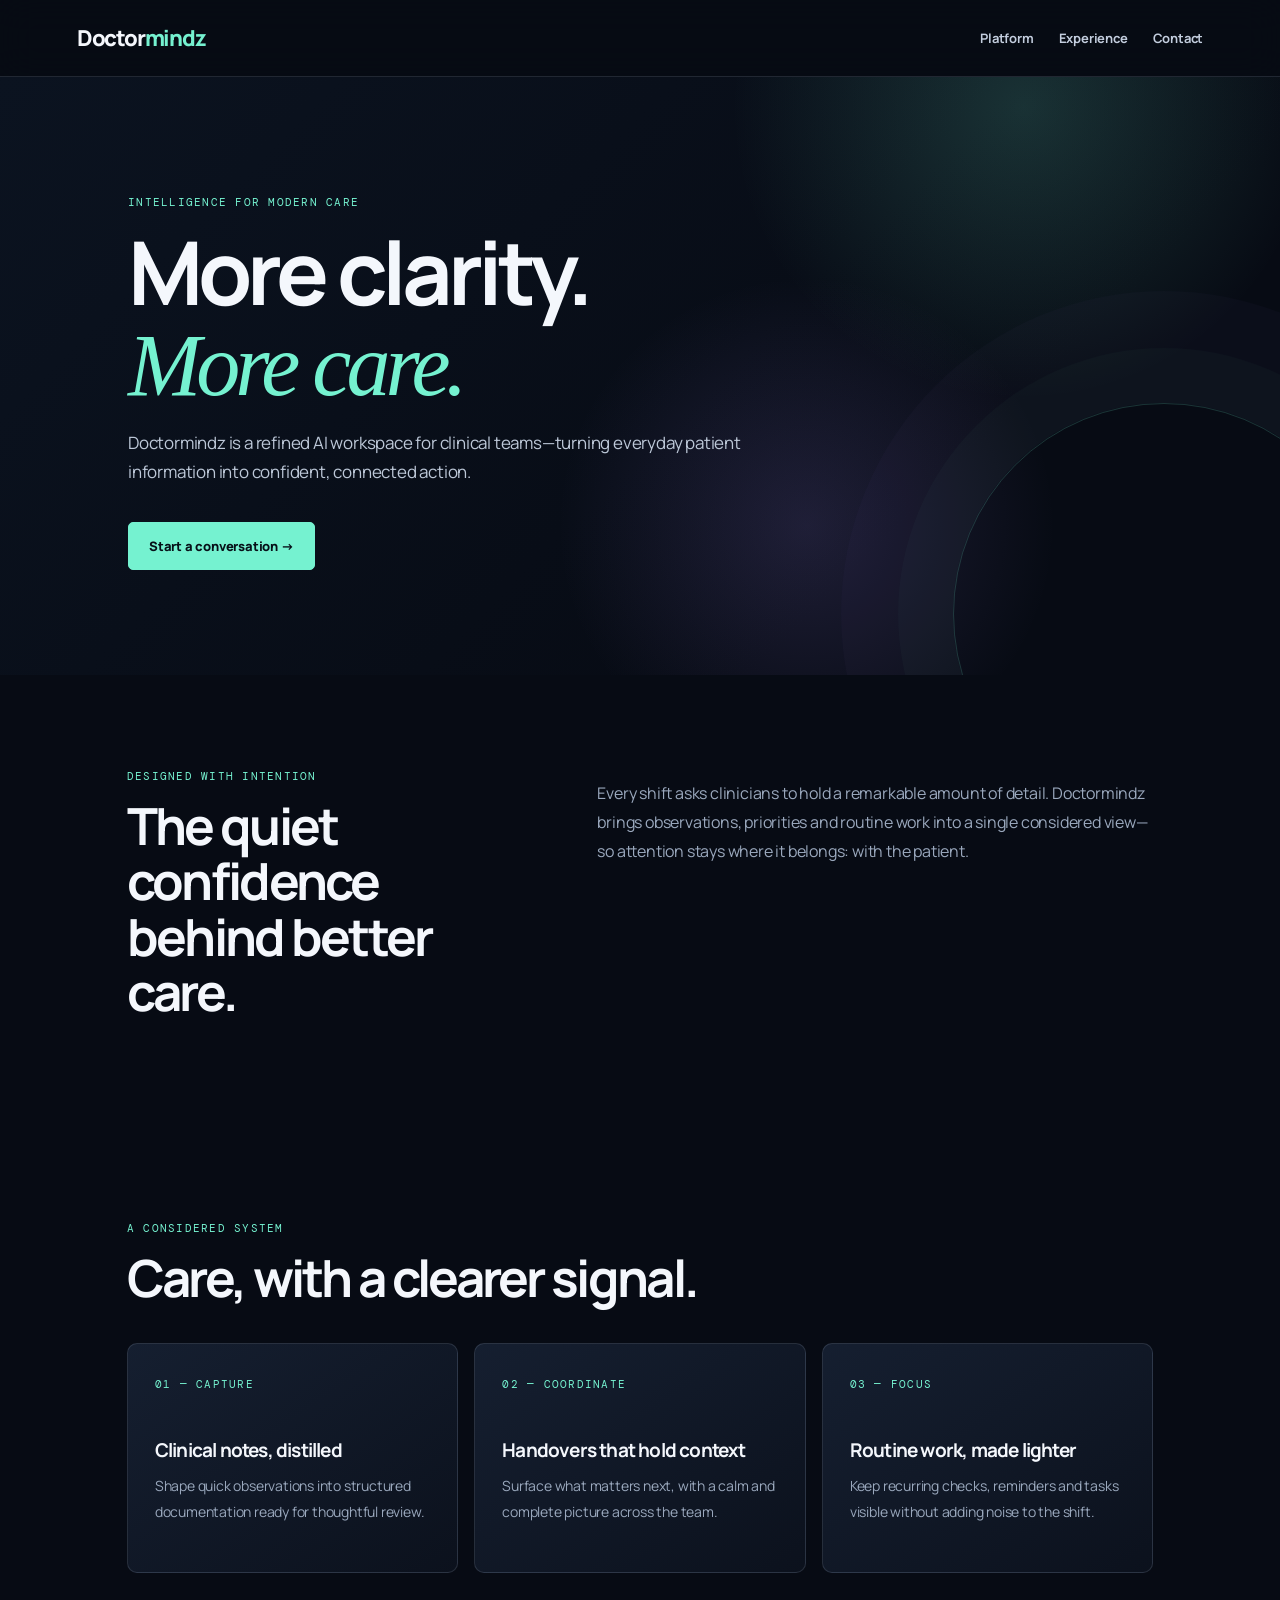
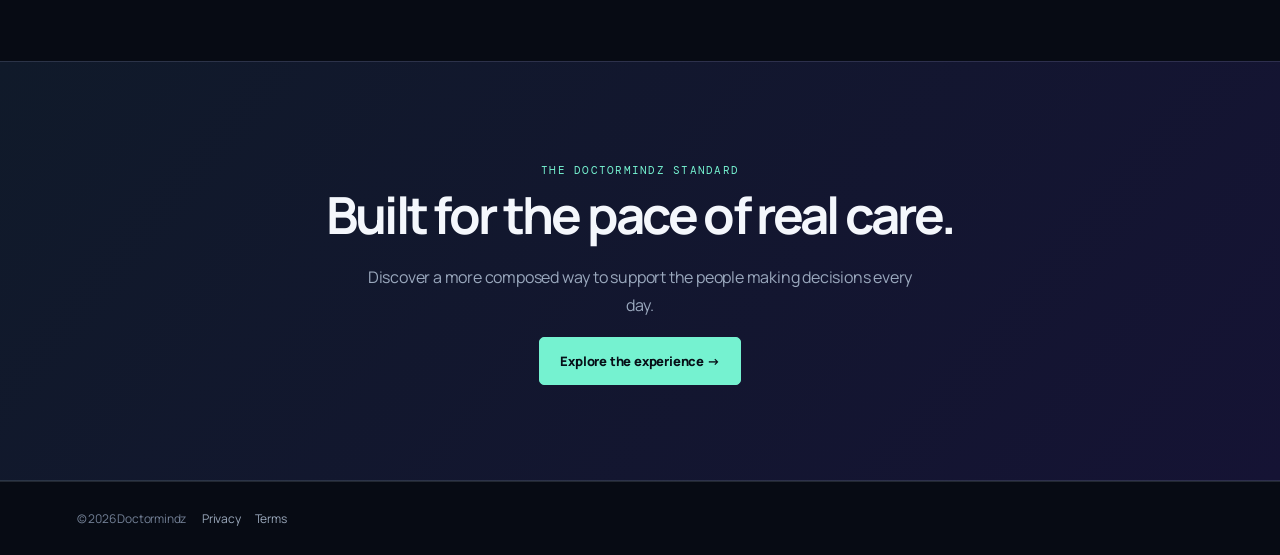
<file: index.html>
<!doctype html><html lang="en"><head><meta charset="utf-8"><meta name="viewport" content="width=device-width,initial-scale=1"><title>Doctormindz | Clinical intelligence, elevated</title><link rel="stylesheet" href="professional.css"></head><body><header class="nav"><span class="logo">Doctor<i>mindz</i></span><nav><a href="product.html">Platform</a><a href="demo.html">Experience</a><a href="contact.html">Contact</a></nav></header><main><section class="hero"><span class="eyebrow">Intelligence for modern care</span><h1>More clarity.<br><em>More care.</em></h1><p>Doctormindz is a refined AI workspace for clinical teams—turning everyday patient information into confident, connected action.</p><a class="btn" href="contact.html">Start a conversation →</a></section><section class="wrap intro"><div><span class="eyebrow">Designed with intention</span><h2>The quiet confidence behind better care.</h2></div><p>Every shift asks clinicians to hold a remarkable amount of detail. Doctormindz brings observations, priorities and routine work into a single considered view—so attention stays where it belongs: with the patient.</p></section><section class="wrap"><span class="eyebrow">A considered system</span><h2>Care, with a clearer signal.</h2><div class="grid"><article class="card"><span>01 — Capture</span><h3>Clinical notes, distilled</h3><p>Shape quick observations into structured documentation ready for thoughtful review.</p></article><article class="card"><span>02 — Coordinate</span><h3>Handovers that hold context</h3><p>Surface what matters next, with a calm and complete picture across the team.</p></article><article class="card"><span>03 — Focus</span><h3>Routine work, made lighter</h3><p>Keep recurring checks, reminders and tasks visible without adding noise to the shift.</p></article></div></section><section class="band"><span class="eyebrow">The Doctormindz standard</span><h2>Built for the pace of real care.</h2><p>Discover a more composed way to support the people making decisions every day.</p><a class="btn" href="demo.html">Explore the experience →</a></section></main><footer class="foot">© 2026 Doctormindz <a href="privacy.html">Privacy</a><a href="terms.html">Terms</a></footer></body></html>
</file>
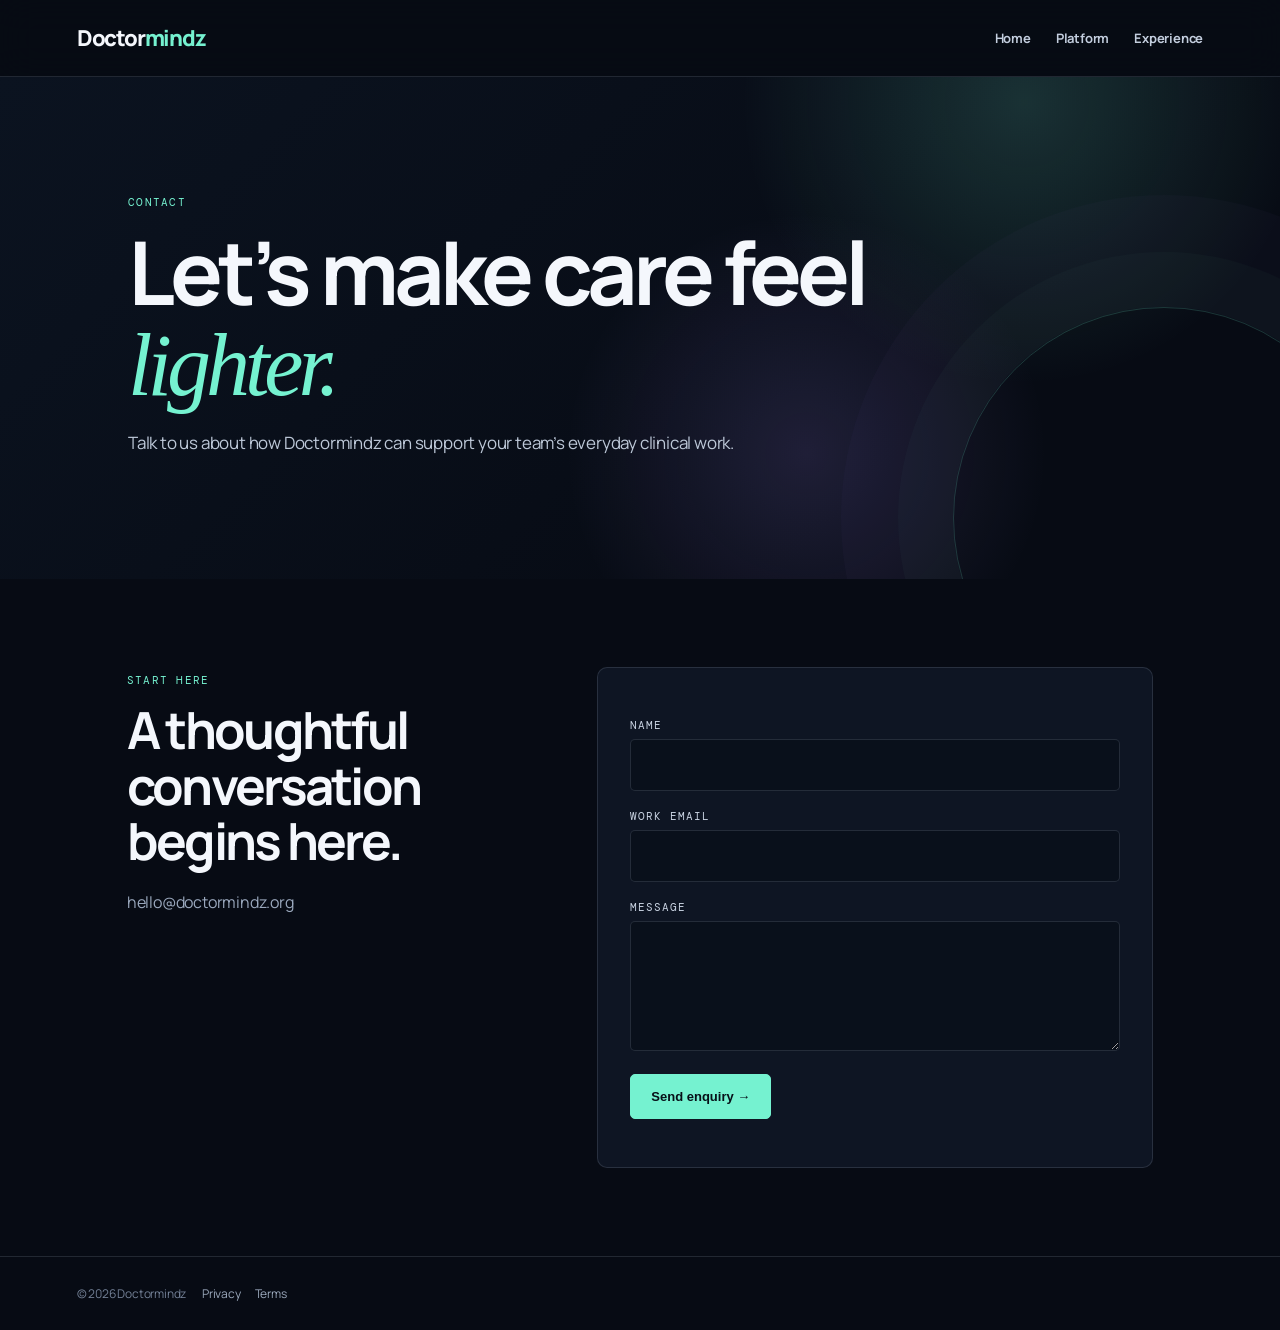
<file: contact.html>
<!doctype html><html lang="en"><head><meta charset="utf-8"><meta name="viewport" content="width=device-width,initial-scale=1"><title>Doctormindz | Contact</title><link rel="stylesheet" href="professional.css"></head><body><header class="nav"><span class="logo">Doctor<i>mindz</i></span><nav><a href="index.html">Home</a><a href="product.html">Platform</a><a href="demo.html">Experience</a></nav></header><main><section class="hero"><span class="eyebrow">Contact</span><h1>Let’s make care feel <em>lighter.</em></h1><p>Talk to us about how Doctormindz can support your team’s everyday clinical work.</p></section><section class="wrap intro"><div><span class="eyebrow">Start here</span><h2>A thoughtful conversation begins here.</h2><p>hello@doctormindz.org</p></div><form class="form-card" onsubmit="event.preventDefault();document.getElementById('message').textContent='Thank you. We will be in touch shortly.'"><label for="name">Name</label><input id="name" required><label for="email">Work email</label><input id="email" type="email" required><label for="note">Message</label><textarea id="note"></textarea><button class="btn" type="submit">Send enquiry →</button><p id="message"></p></form></section></main><footer class="foot">© 2026 Doctormindz <a href="privacy.html">Privacy</a><a href="terms.html">Terms</a></footer></body></html>
</file>
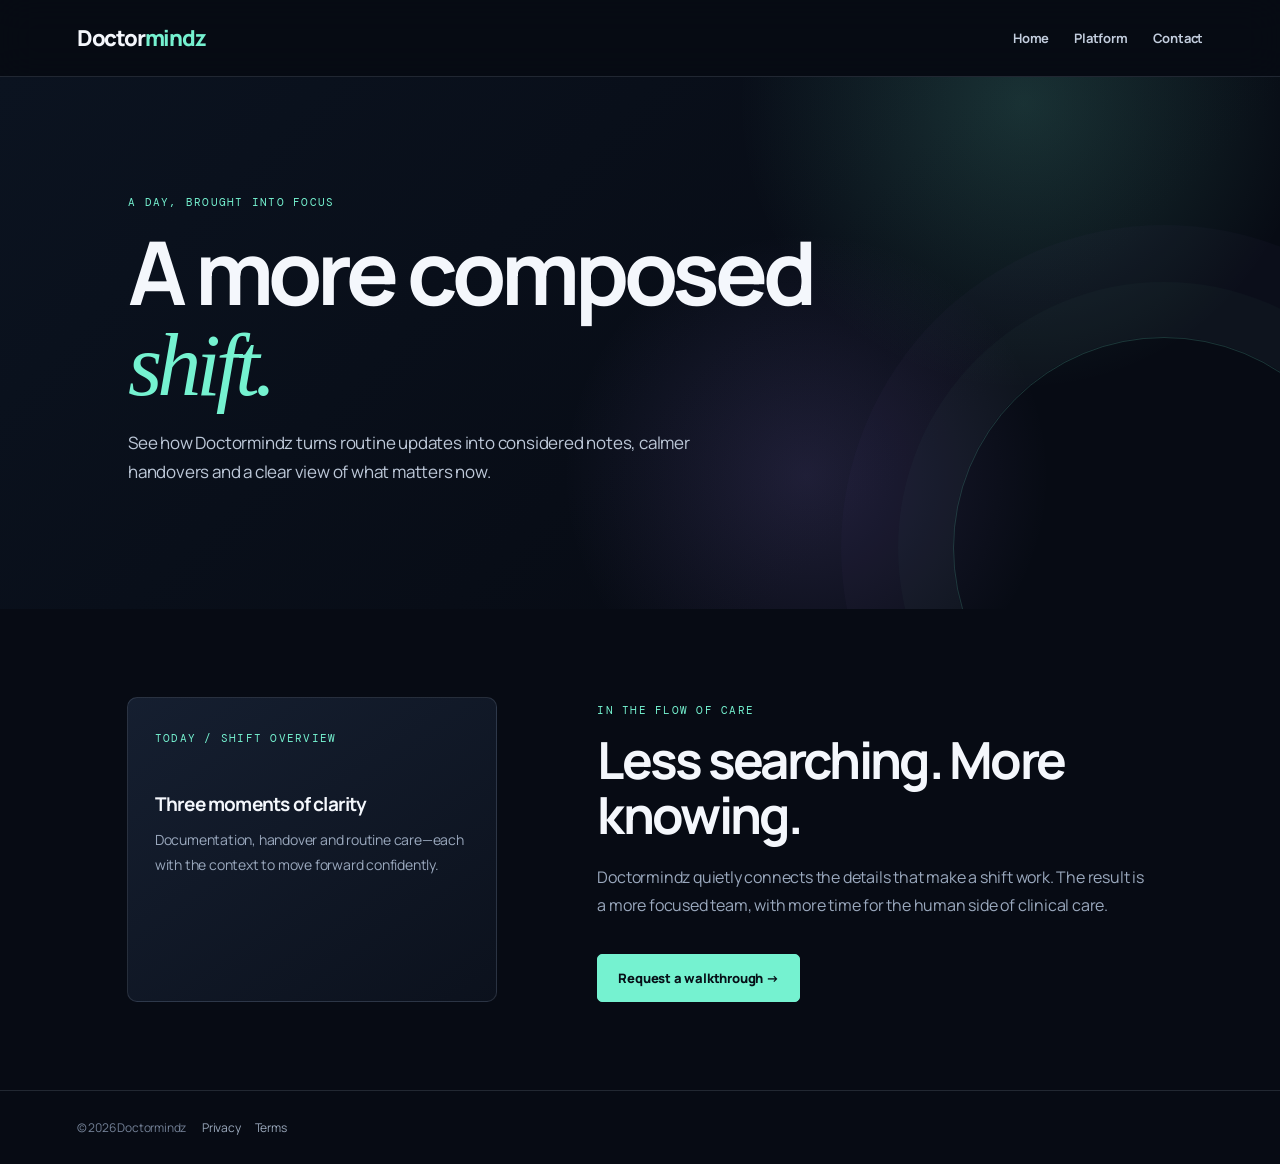
<file: demo.html>
<!doctype html><html lang="en"><head><meta charset="utf-8"><meta name="viewport" content="width=device-width,initial-scale=1"><title>Doctormindz | Experience</title><link rel="stylesheet" href="professional.css"></head><body><header class="nav"><span class="logo">Doctor<i>mindz</i></span><nav><a href="index.html">Home</a><a href="product.html">Platform</a><a href="contact.html">Contact</a></nav></header><main><section class="hero"><span class="eyebrow">A day, brought into focus</span><h1>A more composed <em>shift.</em></h1><p>See how Doctormindz turns routine updates into considered notes, calmer handovers and a clear view of what matters now.</p></section><section class="wrap intro"><div class="card"><span>Today / Shift overview</span><h3>Three moments of clarity</h3><p>Documentation, handover and routine care—each with the context to move forward confidently.</p></div><div><span class="eyebrow">In the flow of care</span><h2>Less searching. More knowing.</h2><p>Doctormindz quietly connects the details that make a shift work. The result is a more focused team, with more time for the human side of clinical care.</p><a class="btn" href="contact.html">Request a walkthrough →</a></div></section></main><footer class="foot">© 2026 Doctormindz <a href="privacy.html">Privacy</a><a href="terms.html">Terms</a></footer></body></html>
</file>
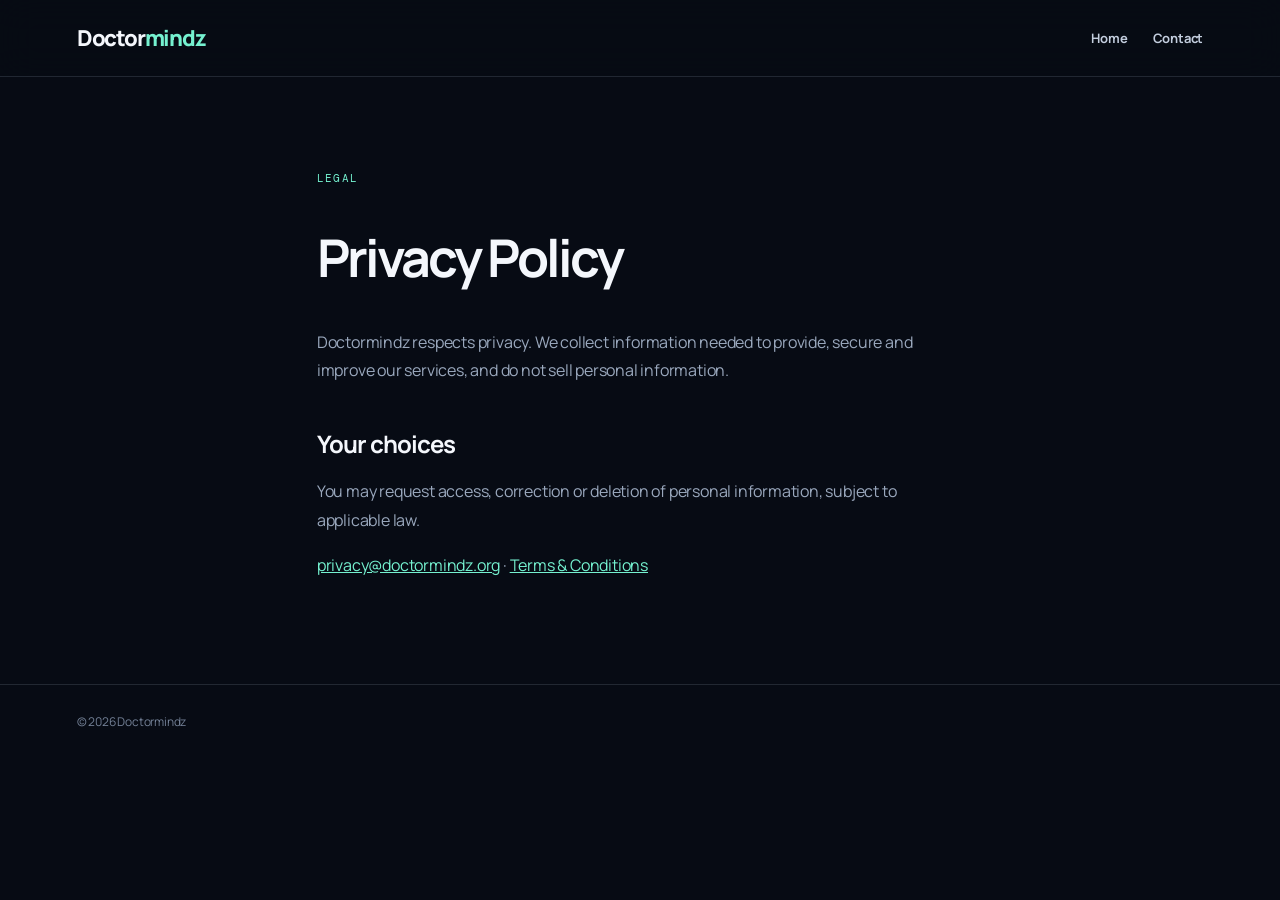
<file: privacy.html>
<!doctype html><html lang="en"><head><meta charset="utf-8"><meta name="viewport" content="width=device-width,initial-scale=1"><title>Doctormindz | Privacy</title><link rel="stylesheet" href="professional.css"></head><body><header class="nav"><span class="logo">Doctor<i>mindz</i></span><nav><a href="index.html">Home</a><a href="contact.html">Contact</a></nav></header><main class="wrap legal"><span class="eyebrow">Legal</span><h1>Privacy Policy</h1><p>Doctormindz respects privacy. We collect information needed to provide, secure and improve our services, and do not sell personal information.</p><h2>Your choices</h2><p>You may request access, correction or deletion of personal information, subject to applicable law.</p><p><a href="mailto:privacy@doctormindz.org">privacy@doctormindz.org</a> · <a href="terms.html">Terms &amp; Conditions</a></p></main><footer class="foot">© 2026 Doctormindz</footer></body></html>
</file>
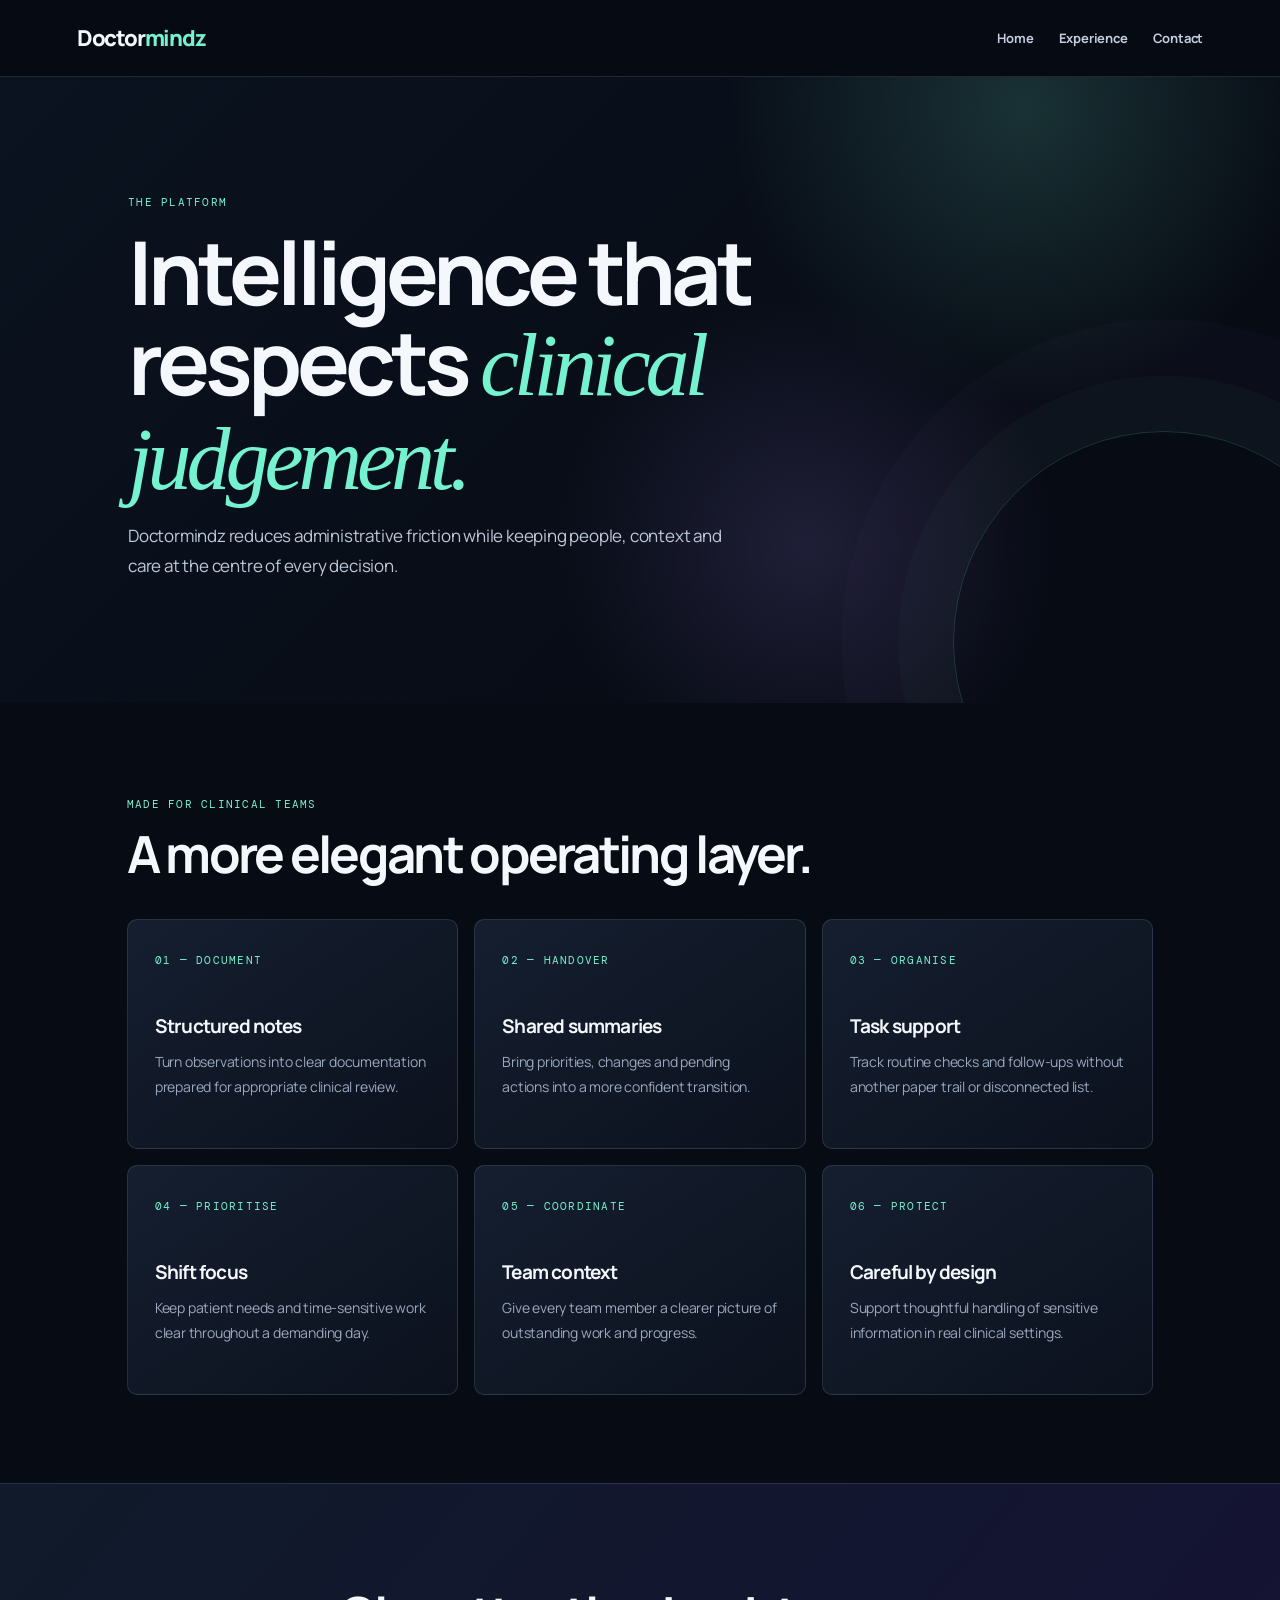
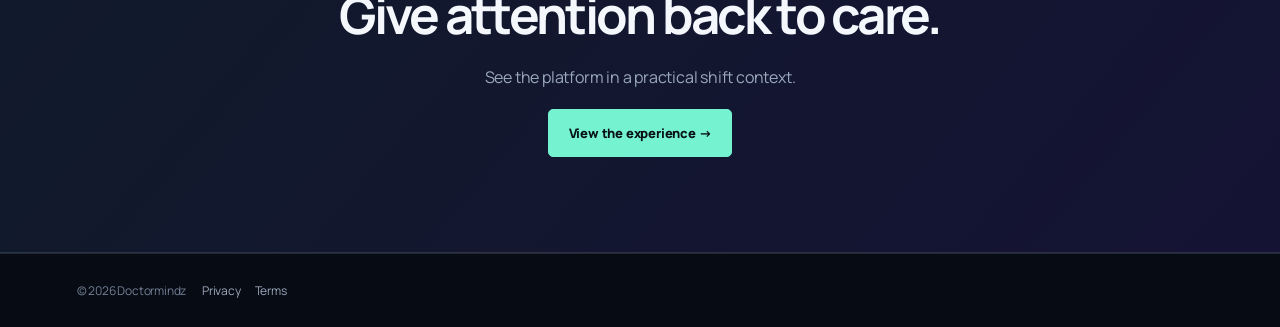
<file: product.html>
<!doctype html><html lang="en"><head><meta charset="utf-8"><meta name="viewport" content="width=device-width,initial-scale=1"><title>Doctormindz | Platform</title><link rel="stylesheet" href="professional.css"></head><body><header class="nav"><span class="logo">Doctor<i>mindz</i></span><nav><a href="index.html">Home</a><a href="demo.html">Experience</a><a href="contact.html">Contact</a></nav></header><main><section class="hero"><span class="eyebrow">The platform</span><h1>Intelligence that respects <em>clinical judgement.</em></h1><p>Doctormindz reduces administrative friction while keeping people, context and care at the centre of every decision.</p></section><section class="wrap"><span class="eyebrow">Made for clinical teams</span><h2>A more elegant operating layer.</h2><div class="grid"><article class="card"><span>01 — Document</span><h3>Structured notes</h3><p>Turn observations into clear documentation prepared for appropriate clinical review.</p></article><article class="card"><span>02 — Handover</span><h3>Shared summaries</h3><p>Bring priorities, changes and pending actions into a more confident transition.</p></article><article class="card"><span>03 — Organise</span><h3>Task support</h3><p>Track routine checks and follow-ups without another paper trail or disconnected list.</p></article><article class="card"><span>04 — Prioritise</span><h3>Shift focus</h3><p>Keep patient needs and time-sensitive work clear throughout a demanding day.</p></article><article class="card"><span>05 — Coordinate</span><h3>Team context</h3><p>Give every team member a clearer picture of outstanding work and progress.</p></article><article class="card"><span>06 — Protect</span><h3>Careful by design</h3><p>Support thoughtful handling of sensitive information in real clinical settings.</p></article></div></section><section class="dark"><h2>Give attention back to care.</h2><p>See the platform in a practical shift context.</p><a class="btn" href="demo.html">View the experience →</a></section></main><footer class="foot">© 2026 Doctormindz <a href="privacy.html">Privacy</a><a href="terms.html">Terms</a></footer></body></html>
</file>
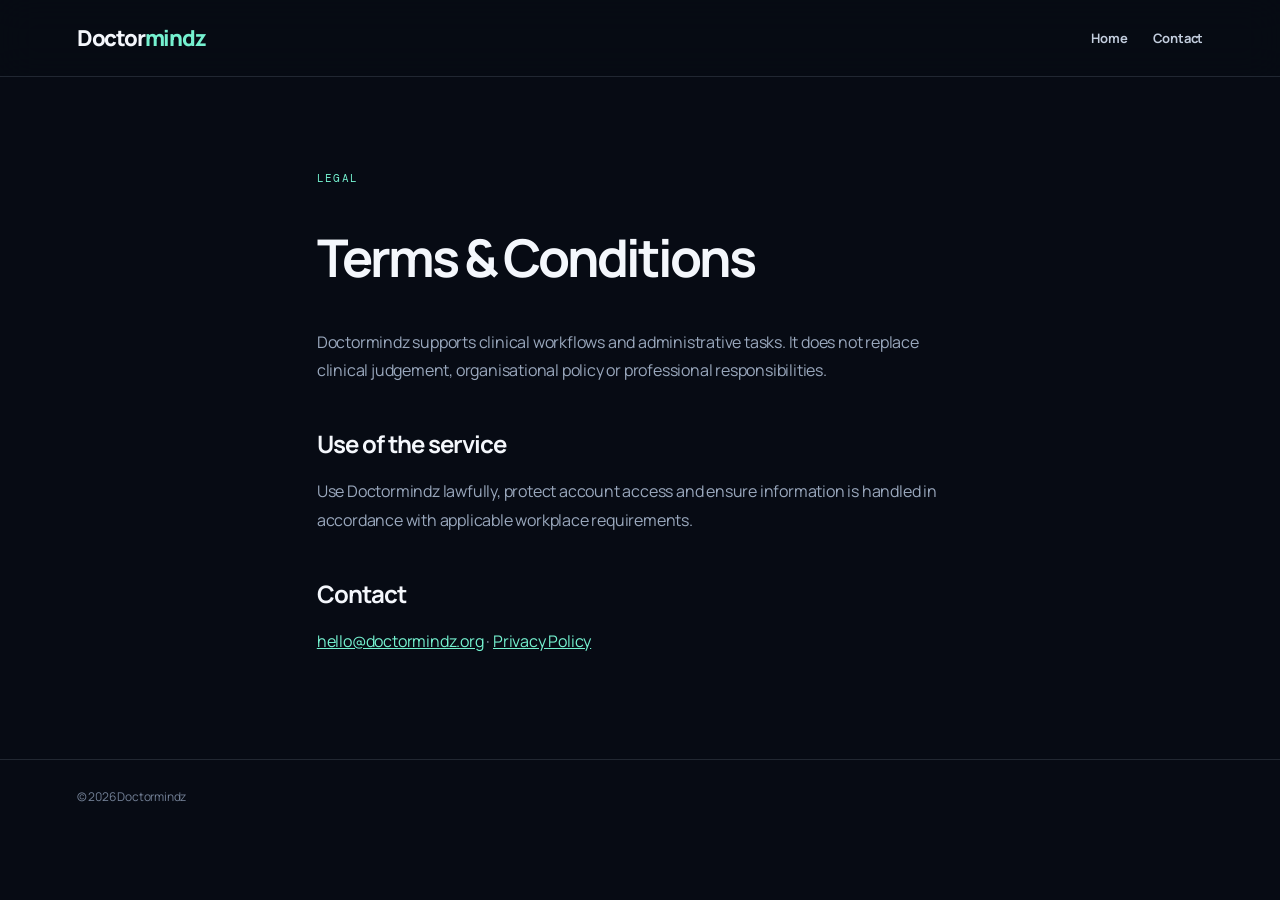
<file: terms.html>
<!doctype html><html lang="en"><head><meta charset="utf-8"><meta name="viewport" content="width=device-width,initial-scale=1"><title>Doctormindz | Terms</title><link rel="stylesheet" href="professional.css"></head><body><header class="nav"><span class="logo">Doctor<i>mindz</i></span><nav><a href="index.html">Home</a><a href="contact.html">Contact</a></nav></header><main class="wrap legal"><span class="eyebrow">Legal</span><h1>Terms &amp; Conditions</h1><p>Doctormindz supports clinical workflows and administrative tasks. It does not replace clinical judgement, organisational policy or professional responsibilities.</p><h2>Use of the service</h2><p>Use Doctormindz lawfully, protect account access and ensure information is handled in accordance with applicable workplace requirements.</p><h2>Contact</h2><p><a href="mailto:hello@doctormindz.org">hello@doctormindz.org</a> · <a href="privacy.html">Privacy Policy</a></p></main><footer class="foot">© 2026 Doctormindz</footer></body></html>
</file>
<file: professional.css>
@import url('https://fonts.googleapis.com/css2?family=DM+Mono:wght@400;500&family=Manrope:wght@400;500;600;700;800&display=swap');

:root{--ink:#070b14;--panel:#0e1523;--panel-2:#121c2d;--line:rgba(213,230,255,.13);--text:#f4f7fc;--muted:#9aa8bd;--aqua:#75f2d0;--violet:#a78bfa}*{box-sizing:border-box}body{margin:0;background:var(--ink);color:var(--text);font-family:Manrope,Arial,sans-serif;letter-spacing:-.2px}.nav{position:relative;z-index:2;display:flex;align-items:center;justify-content:space-between;padding:23px max(6vw,24px);border-bottom:1px solid var(--line);background:rgba(7,11,20,.82);backdrop-filter:blur(18px)}.logo{font-size:22px;font-weight:800;letter-spacing:-1.2px}.logo i{color:var(--aqua);font-style:normal}.nav nav{display:flex;gap:25px;align-items:center}.nav a{color:#c3cede;text-decoration:none;font-size:13px;font-weight:700;transition:color .2s}.nav a:hover{color:var(--aqua)}.hero{position:relative;overflow:hidden;padding:112px max(10vw,24px) 105px;background:radial-gradient(circle at 80% 5%,rgba(116,242,208,.16),transparent 25%),radial-gradient(circle at 63% 75%,rgba(167,139,250,.15),transparent 27%),linear-gradient(135deg,#0b1320 0%,#070b14 72%)}.hero:after{content:'';position:absolute;right:-95px;bottom:-150px;width:420px;height:420px;border:1px solid rgba(117,242,208,.18);border-radius:50%;box-shadow:0 0 0 55px rgba(117,242,208,.025),0 0 0 112px rgba(167,139,250,.025)}.eyebrow,.card span,.num{display:inline-block;color:var(--aqua);font-family:'DM Mono',monospace;font-size:11px;letter-spacing:1.25px;text-transform:uppercase}.hero h1{position:relative;z-index:1;max-width:810px;margin:16px 0;font-size:clamp(48px,7vw,88px);line-height:1.02;letter-spacing:-5px}.hero h1 em{font-family:Georgia,serif;font-weight:400;color:var(--aqua)}.hero p{position:relative;z-index:1;max-width:620px;color:#bdc8d8;font-size:17px;line-height:1.75}.btn{display:inline-flex;position:relative;z-index:1;align-items:center;gap:10px;margin-top:18px;padding:14px 20px;border:1px solid var(--aqua);border-radius:5px;background:var(--aqua);color:#071018;font-size:13px;font-weight:800;text-decoration:none;transition:transform .2s,box-shadow .2s}.btn:hover{transform:translateY(-2px);box-shadow:0 14px 36px rgba(117,242,208,.22)}.wrap{max-width:1180px;margin:auto;padding:88px max(6vw,24px)}.intro{display:grid;grid-template-columns:.8fr 1.2fr;gap:100px}.wrap h2{margin:13px 0 20px;font-size:clamp(34px,4vw,52px);line-height:1.08;letter-spacing:-2.7px}.wrap p{color:var(--muted);line-height:1.8}.grid{display:grid;grid-template-columns:repeat(3,1fr);gap:16px;margin-top:38px}.card{min-height:230px;padding:27px;border:1px solid var(--line);border-radius:10px;background:linear-gradient(145deg,rgba(22,32,50,.96),rgba(12,18,30,.96));transition:transform .25s,border-color .25s,background .25s}.card:hover{transform:translateY(-5px);border-color:rgba(117,242,208,.5);background:#152139}.card h3{margin:44px 0 10px;font-size:19px;letter-spacing:-.8px}.card p{margin:0;font-size:14px}.band,.dark{padding:95px max(8vw,24px);text-align:center;background:linear-gradient(130deg,#101a2a,#151334);border-top:1px solid var(--line);border-bottom:1px solid var(--line)}.band h2,.dark h2{max-width:670px;margin:0 auto 15px;font-size:clamp(34px,4vw,54px);letter-spacing:-2.7px}.band p,.dark p{max-width:570px;margin:0 auto;color:var(--muted);line-height:1.7}.foot{padding:28px max(6vw,24px);border-top:1px solid var(--line);color:#738096;font-size:12px}.foot a{margin-left:14px;color:#9ba9bc;text-decoration:none}.foot a:hover{color:var(--aqua)}.form-card{padding:32px;border:1px solid var(--line);border-radius:10px;background:var(--panel)}label{display:block;margin:18px 0 7px;color:#c9d3e2;font-family:'DM Mono',monospace;font-size:11px;letter-spacing:1px;text-transform:uppercase}input,textarea{width:100%;padding:14px;border:1px solid var(--line);border-radius:5px;background:#09101b;color:var(--text);font:inherit}textarea{min-height:130px;resize:vertical}button.btn{cursor:pointer}.legal{max-width:800px}.legal h1{font-size:52px;letter-spacing:-3px}.legal h2{margin-top:46px;font-size:24px;letter-spacing:-1px}.legal a{color:var(--aqua)}@media(max-width:720px){.nav{align-items:flex-start;gap:18px}.nav nav{gap:12px;flex-wrap:wrap;justify-content:flex-end}.nav a{font-size:11px}.hero{padding-top:80px}.hero h1{letter-spacing:-3px}.intro,.grid{grid-template-columns:1fr;gap:16px}.wrap{padding-top:66px;padding-bottom:66px}}
</file>
